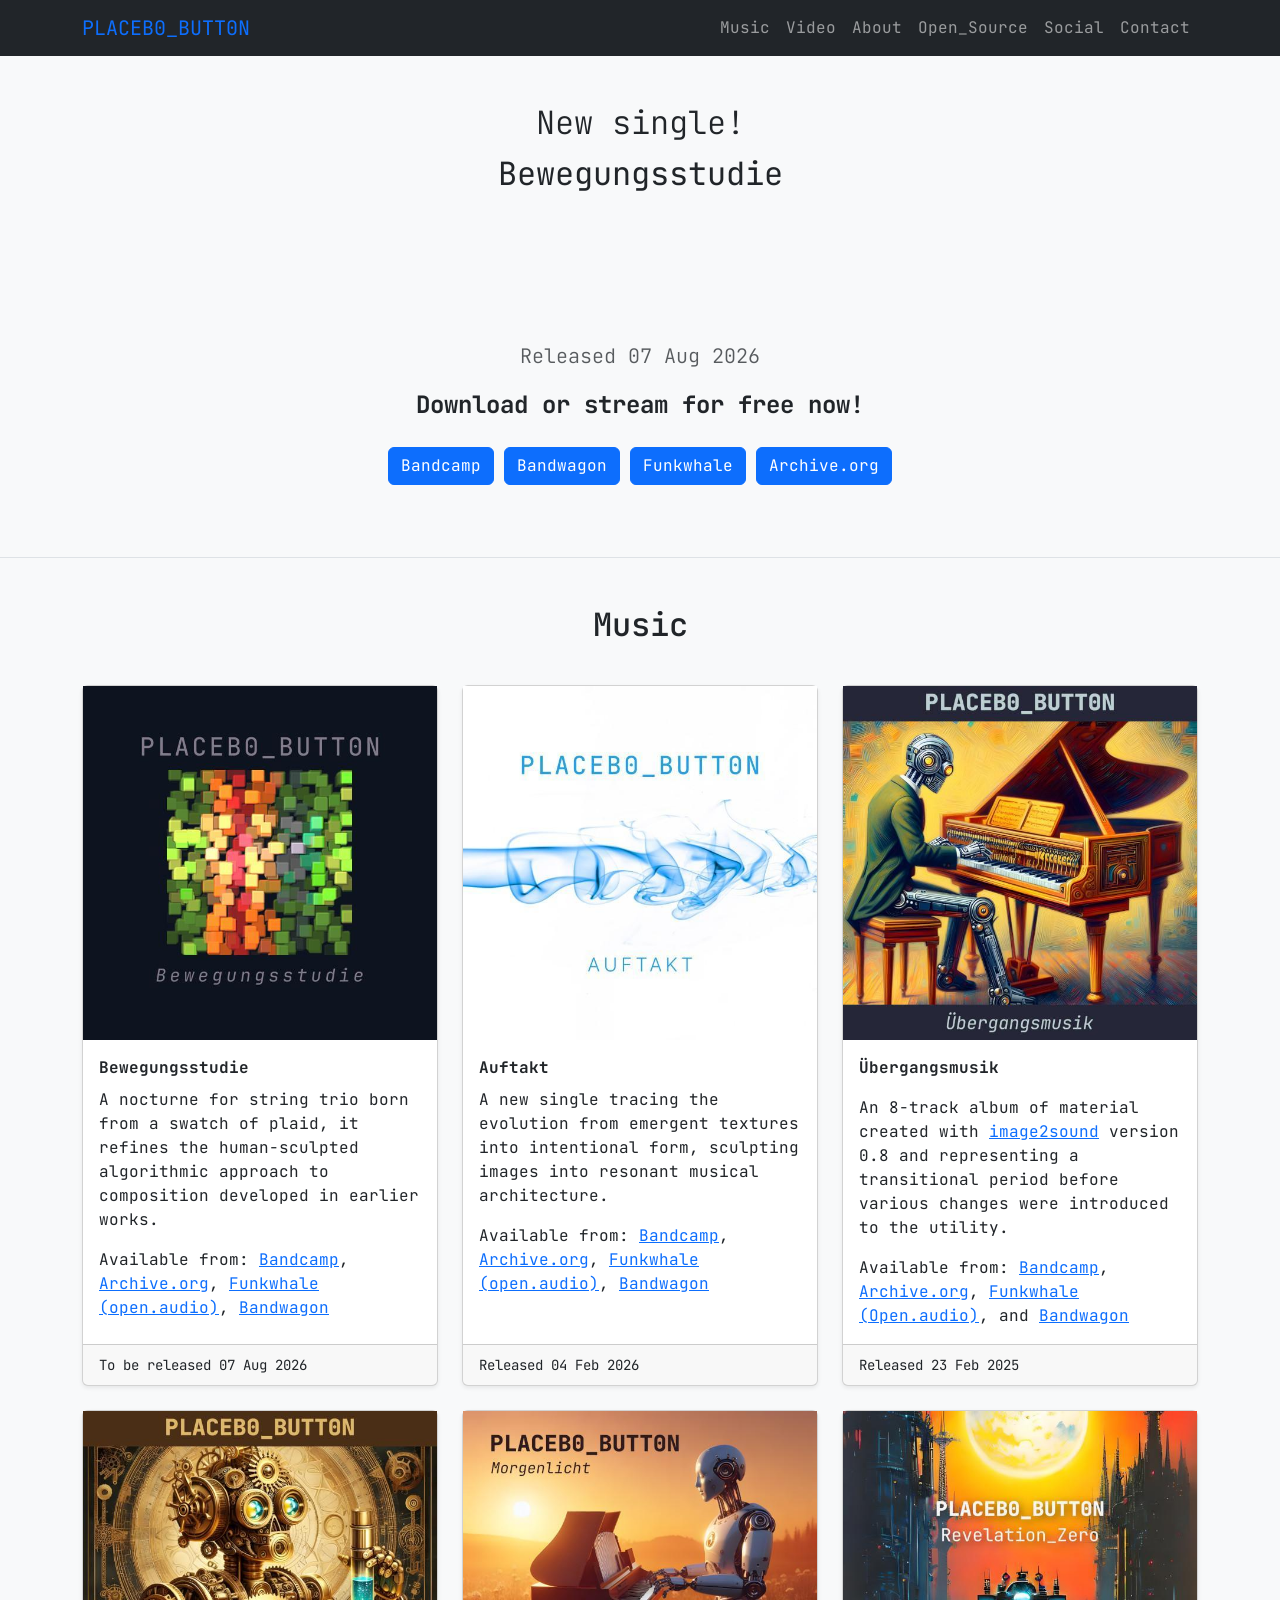
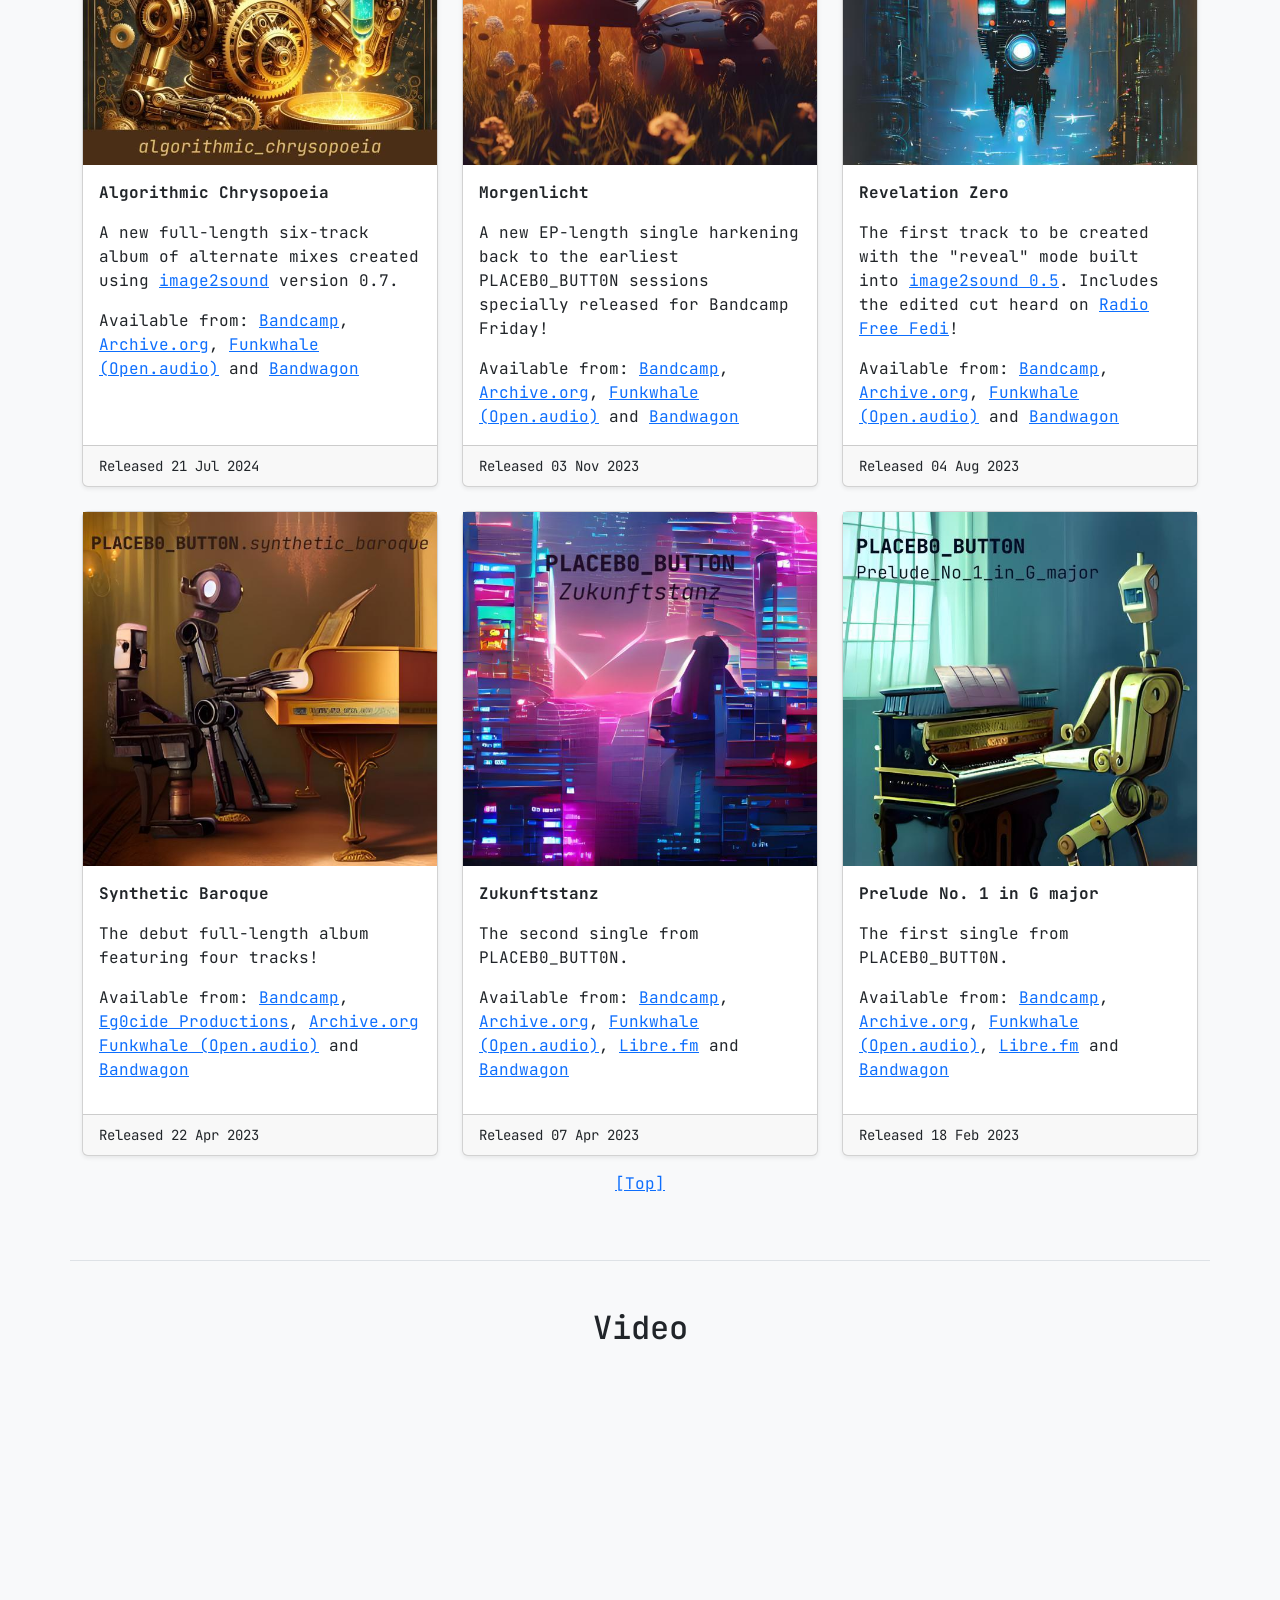
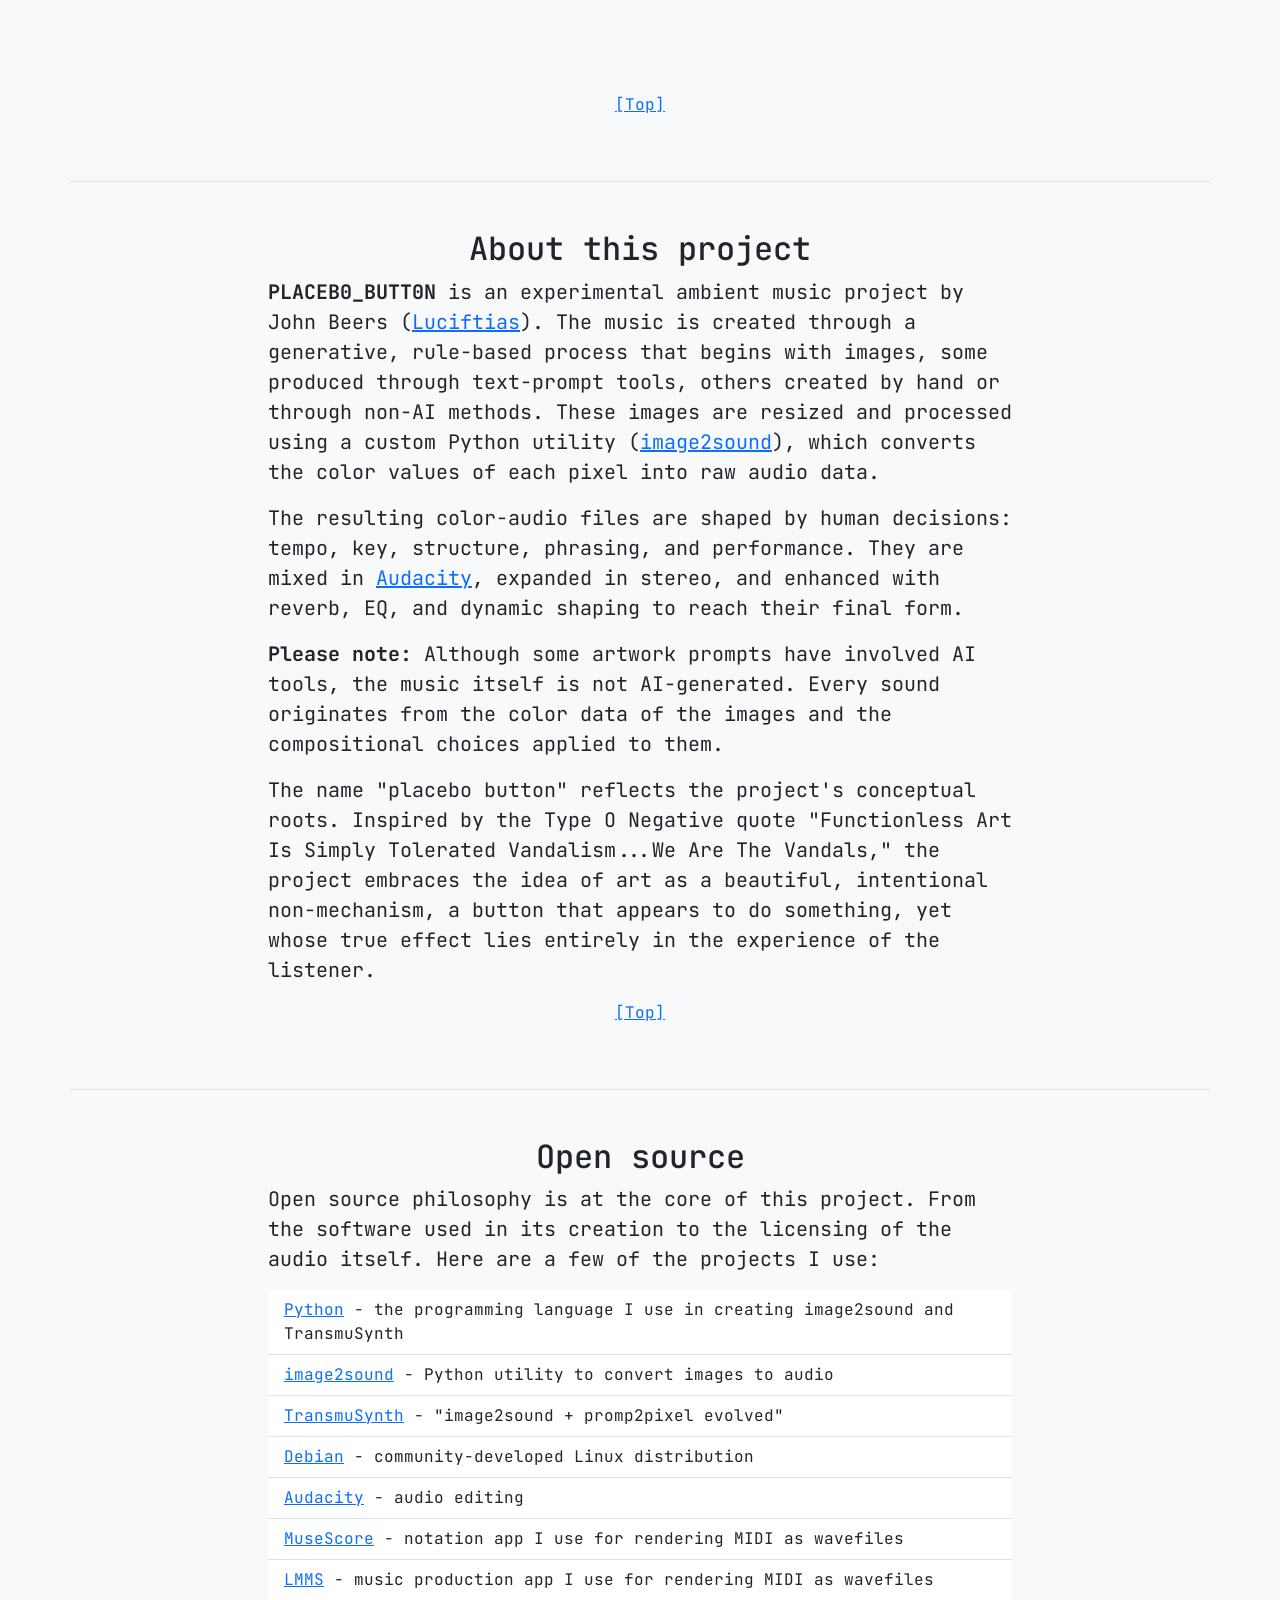
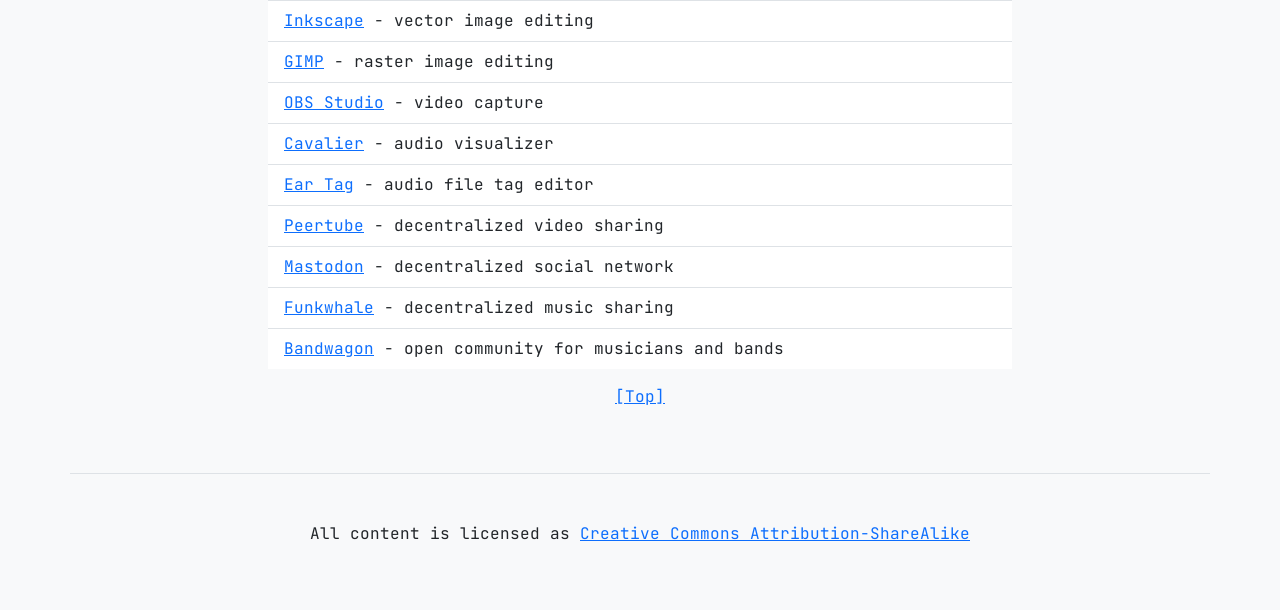
<file: index.html>
<!doctype html>
<html lang="en">

<head>
    <meta charset="UTF-8">
    <meta name="viewport" content="width=device-width, initial-scale=1">
    <meta name="keywords" content="experimental, ambient, generative music, process music, computer music, python">
    <meta name="description" content="Placebo Button: experimental ambient">
    <link rel="stylesheet" href="css/bootstrap.min.css">
    <link rel="stylesheet" href="css/style.css">
    <title>Placebo Button</title>
</head>

<body>

    <!-- Navbar -->
    <nav class="navbar navbar-expand-lg navbar-dark bg-dark sticky-top">
        <div class="container container-fluid">
            <a class="navbar-brand text-primary" href="#top">PLACEB0_BUTT0N</a>
            <button class="navbar-toggler" type="button" data-bs-toggle="collapse"
                data-bs-target="#navbarSupportedContent" aria-controls="navbarSupportedContent" aria-expanded="false"
                aria-label="Toggle navigation">
                <span class="navbar-toggler-icon"></span>
            </button>
            <div class="collapse navbar-collapse justify-content-end" id="navbarSupportedContent">
                <ul class="navbar-nav mb-2 mb-lg-0">
                    <li class="nav-item">
                        <a class="nav-link" href="#music">Music</a>
                    </li>
                    <li class="nav-item">
                        <a class="nav-link" href="#video">Video</a>
                    </li>
                    <li class="nav-item">
                        <a class="nav-link" href="#about">About</a>
                    </li>
                    <li class="nav-item">
                        <a class="nav-link" href="#opensource">Open_Source</a>
                    </li>
                    <li class="nav-item">
                        <a class="nav-link" href="https://mastodon.social/@johnbeers">Social</a>
                    </li>
                    <li class="nav-item">
                        <a class="nav-link" href="mailto:jaerrib[at]tutanota[dot]com">Contact</a>
                    </li>
                </ul>
            </div>
        </div>
    </nav>
    <!-- End Navbar -->

    <main>

        <!-- Recent -->
        <section class="text-center container" id="top">
            <div class="row py-5">
                <div class="col-lg-6 col-md-8 mx-auto">
                    <h2 class="fw-light">New single!</h2>
                    <p class="fs-2">Bewegungsstudie</p>
                    <iframe style="border: 0; width: 400px; height: 120px;"
                        src="https://bandcamp.com/EmbeddedPlayer/album=3588930839/size=large/bgcol=ffffff/linkcol=0687f5/tracklist=false/artwork=small/transparent=true/"
                        seamless><a href="https://placebobutton.bandcamp.com/album/bewegungsstudie">Bewegungsstudie by
                            Placebo Button</a></iframe>
                    <p class="lead text-body-secondary">Released 07 Aug 2026</p>
                    <p class="fw-bold fs-4 text-tertiary">Download or stream for free now!</p>
                    <p>
                        <a href="https://placebobutton.bandcamp.com/album/bewegungsstudie"
                            class="btn btn-primary my-2">Bandcamp</a>
                        <a href="https://bandwagon.fm/6a75a10bb3b082d8f2b9c5b6"
                            class="btn btn-primary my-2">Bandwagon</a>
                        <a href="https://open.audio/library/albums/24171/"
                            class="btn btn-primary my-2">Funkwhale</a>
                        <a href="https://archive.org/details/placebo-button-bewegungsstudie"
                            class="btn btn-primary my-2">Archive.org</a>
                    </p>
                </div>
            </div>
        </section>

        <!-- End Recent -->

        <!-- Music -->
        <section class="album py-5 border-top" id="music">
            <div class="container">
                <h2 class="text-center">Music</h2>
                <div class="row row-cols-1 mt-3 row-cols-sm-1 row-cols-md-2 row-cols-lg-3 g-4">

                    <div class="col d-flex align-items-stretch">
                        <div class="card shadow-sm">
                            <img src="img/Bewegungsstudie-cover.jpg" alt="Auftakt artwork">
                            <div class="card-body">
                                <p class="card-title fw-bold">Bewegungsstudie</p>
                                <p class="card-text">A nocturne for string trio born from a swatch of plaid, it refines the human-sculpted algorithmic approach to composition developed in earlier works. </p>
                                <p class="card-text">Available from: <a href="https://placebobutton.bandcamp.com/album/bewegungsstudie">Bandcamp</a>, <a href="https://archive.org/details/placebo-button-bewegungsstudie">Archive.org</a>, <a href="https://open.audio/library/albums/24171">Funkwhale (open.audio)</a>, <a href="https://bandwagon.fm/6a75a10bb3b082d8f2b9c5b6">Bandwagon</a></p>
                            </div>
                            <div class="card-footer">
                                <small>To be released 07 Aug 2026</small>
                            </div>
                        </div>
                    </div>

                    <div class="col d-flex align-items-stretch">
                        <div class="card shadow-sm">
                            <img src="img/Auftakt-cover.jpg" alt="Auftakt artwork">
                            <div class="card-body">
                                <p class="card-title fw-bold">Auftakt</p>
                                <p class="card-text">A new single tracing the evolution from emergent textures into
                                    intentional form, sculpting images into resonant musical architecture.</p>
                                <p class="card-text">Available from: <a href="https://placebobutton.bandcamp.com/album/auftakt">Bandcamp</a>, <a href="https://archive.org/details/placebo-button-auftakt">Archive.org</a>, <a href="https://open.audio/library/albums/22148">Funkwhale (open.audio)</a>,
                                <a href="https://bandwagon.fm/69831b5cc3019e7d682afc79">Bandwagon</a></p>
                            </div>
                            <div class="card-footer">
                                <small>Released 04 Feb 2026</small>
                            </div>
                        </div>
                    </div>

                    <div class="col d-flex align-items-stretch">
                        <div class="card shadow-sm">
                            <img src="img/Uebergangsmusik-cover.jpg" alt="Übergangsmusik artwork">
                            <div class="card-body">
                                <p class="card-text fw-bold">Übergangsmusik</p>
                                <p class="card-text">An 8-track album of material created with
                                    <a href="https://codeberg.org/jaerrib/image2sound">image2sound</a> version 0.8
                                    and representing a transitional period before various changes were introduced
                                    to the utility.
                                </p>
                                <p class="card-text">Available from:
                                    <a href="https://placebobutton.bandcamp.com/album/bergangsmusik">Bandcamp</a>,
                                    <a
                                        href="https://archive.org/details/placebo-button-uebergangsmusik">Archive.org</a>,
                                    <a href="https://open.audio/library/albums/21777">Funkwhale (Open.audio)</a>,
                                    and <a href="https://bandwagon.fm/67b61af5594e0cd573b4cb09">Bandwagon</a>
                                </p>
                                </div>
                            <div class="card-footer">
                                <small>Released 23 Feb 2025</small>
                            </div>
                        </div>
                    </div>

                    <div class="col d-flex align-items-stretch">
                        <div class="card shadow-sm">
                            <img src="img/Algorithmic_Chrysopoeia-cover.jpg" alt="Algorithmic Chrysopoeia artwork">
                            <div class="card-body">
                                <p class="card-text fw-bold">Algorithmic Chrysopoeia</p>
                                <p class="card-text">A new full-length six-track album of alternate mixes created using
                                    <a href="https://codeberg.org/jaerrib/image2sound">image2sound</a> version 0.7.
                                </p>
                                <p class="card-text">Available from:
                                    <a
                                        href="https://placebobutton.bandcamp.com/album/algorithmic-chrysopoeia">Bandcamp</a>,
                                    <a
                                        href="https://archive.org/details/placebo-button-algorithmic-chrysopoeia">Archive.org</a>,
                                    <a href="https://open.audio/library/albums/21080">Funkwhale (Open.audio)</a>
                                    and <a href="https://bandwagon.fm/66d9da8194fb8b9241c77f8c">Bandwagon</a>
                                </p>
                            </div>
                            <div class="card-footer">
                                <small>Released 21 Jul 2024</small>
                            </div>
                        </div>
                    </div>

                    <div class="col d-flex align-items-stretch">
                        <div class="card shadow-sm">
                            <img src="img/Morgenlicht-cover.jpg" alt="Morgenlicht artwork">
                            <div class="card-body">
                                <p class="card-text fw-bold">Morgenlicht</p>
                                <p class="card-text">A new EP-length single harkening back to the earliest
                                    PLACEB0_BUTT0N sessions specially released for Bandcamp Friday!</p>
                                <p class="card-text">Available from:
                                    <a href="https://placebobutton.bandcamp.com/album/morgenlicht">Bandcamp</a>,
                                    <a href="https://archive.org/details/placebo-button-morgenlicht">Archive.org</a>,
                                    <a href="https://open.audio/library/albums/20533/">Funkwhale (Open.audio)</a>
                                    and <a href="https://bandwagon.fm/66d9dcf5b5aa3f28e6094b66">Bandwagon</a>
                                </p>
                            </div>
                            <div class="card-footer">
                                <small>Released 03 Nov 2023</small>
                            </div>
                        </div>
                    </div>

                    <div class="col d-flex align-items-stretch">
                        <div class="card shadow-sm">
                            <img src="img/Revelation_Zero-cover.jpg" alt="Revelation Zero artwork">
                            <div class="card-body">
                                <p class="card-text fw-bold">Revelation Zero</p>
                                <p class="card-text">The first track to be created with the "reveal" mode built into <a
                                        href="https://codeberg.org/jaerrib/image2sound">image2sound 0.5</a>. Includes
                                    the edited cut heard on <a href="https://radiofreefedi.net/">Radio Free Fedi</a>!
                                </p>
                                <p class="card-text">Available from:
                                    <a href="https://placebobutton.bandcamp.com/album/revelation-zero">Bandcamp</a>,
                                    <a
                                        href="https://archive.org/details/01-placebo-button-revelation-zero_202308">Archive.org</a>,
                                    <a href="https://open.audio/library/albums/19791/">Funkwhale (Open.audio)</a> and
                                    <a href="https://bandwagon.fm/66d9dd56b5aa3f28e6094b7a">Bandwagon</a>
                                </p>
                            </div>
                            <div class="card-footer">
                                <small>Released 04 Aug 2023</small>
                            </div>
                        </div>
                    </div>

                    <div class="col d-flex align-items-stretch">
                        <div class="card shadow-sm">
                            <img src="img/Synthetic_Baroque-cover.jpg" alt="Synthetic Baroque artwork">
                            <div class="card-body">
                                <p class="card-text fw-bold">Synthetic Baroque</p>
                                <p class="card-text">The debut full-length album featuring four tracks!</p>
                                <p class="card-text">Available from:
                                    <a href="https://placebobutton.bandcamp.com/album/synthetic-baroque">Bandcamp</a>,
                                    <a href="https://eg0cide.com/2023/04/22/placebo_button-synthetic_baroque-eg0_258/">Eg0cide
                                        Productions</a>, <a href="https://archive.org/details/eg0_258">Archive.org</a>
                                    <a href="https://open.audio/library/albums/19341/">Funkwhale (Open.audio)</a>
                                    and <a href="https://bandwagon.fm/66d9ddb6b5aa3f28e6094b95">Bandwagon</a>
                                </p>
                            </div>
                            <div class="card-footer">
                                <small>Released 22 Apr 2023</small>
                            </div>
                        </div>
                    </div>

                    <div class="col d-flex align-items-stretch">
                        <div class="card shadow-sm">
                            <img src="img/Zukunftstanz-cover.jpg" alt="Zukunftstanz artwork">
                            <div class="card-body">
                                <p class="card-text fw-bold">Zukunftstanz</p>
                                <p class="card-text">The second single from PLACEB0_BUTT0N.</p>
                                <p class="card-text">Available from: <a
                                        href="https://placebobutton.bandcamp.com/album/zukunftstanz">Bandcamp</a>,
                                    <a
                                        href="https://archive.org/details/01-placebo-button-zukunftstanz">Archive.org</a>,
                                    <a href="https://open.audio/channels/placebobutton/">Funkwhale (Open.audio)</a>,
                                    <a href="https://libre.fm/artist/Placebo+Button/album/Zukunftstanz">Libre.fm</a> and
                                    <a href="https://bandwagon.fm/66d9de2db5aa3f28e6094bb8">Bandwagon</a>
                                </p>
                                </p>
                            </div>
                            <div class="card-footer">
                                <small>Released 07 Apr 2023</small>
                            </div>
                        </div>
                    </div>

                    <div class="col d-flex align-items-stretch">
                        <div class="card shadow-sm d-flex">
                            <img src="img/Prelude_No_1-cover.jpg" alt="Prelude No. 1 artwork">
                            <div class="card-body">
                                <p class="card-text fw-bold">Prelude No. 1 in G major</p>
                                <p class="card-text">The first single from PLACEB0_BUTT0N.
                                <p>
                                <p class="card-text">Available from:
                                    <a
                                        href="https://placebobutton.bandcamp.com/track/prelude-no-1-in-g-major">Bandcamp</a>,
                                    <a
                                        href="https://archive.org/details/placebo-button-prelude-no.-1-in-g-major">Archive.org</a>,
                                    <a href="https://open.audio/channels/placebobutton/">Funkwhale (Open.audio)</a>,
                                    <a
                                        href="https://libre.fm/artist/Placebo+Button/album/Prelude+No.+1+in+G+major">Libre.fm</a>
                                    and <a href="https://bandwagon.fm/66d9de79b5aa3f28e6094bc4">Bandwagon</a>
                                </p>
                            </div>
                            <div class="card-footer">
                                <small>Released 18 Feb 2023</small>
                            </div>
                        </div>
                    </div>
                </div>
                <p class="mt-3 text-center"><a href="#top">[Top]</a></p>
            </div>
        </section>
        <!-- End Music -->

        <!-- Video -->
        <section class="container py-5 border-top text-center" id="video">
            <h2 class="text-center">Video</h2>
            <iframe title="Placebo_Button &quot;Zukunftstanz&quot;"
                src="https://peertube.linuxrocks.online/videos/embed/b847522f-ad50-4c81-93f4-10df7a2319ed"
                allowfullscreen="" sandbox="allow-same-origin allow-scripts allow-popups" width="560" height="315"
                frameborder="0"></iframe>
            <p class="mt-3 text-center"><a href="#top">[Top]</a></p>
        </section>
        <!-- End Video -->

        <!-- About -->
        <section class="container py-5 border-top" id="about">
            <h2 class="text-center">About this project</h2>
            <div class="col-lg-8 px-0 mx-auto text-left">
                <p class="fs-5"><strong>PLACEB0_BUTT0N</strong> is an experimental ambient music project by John Beers
                    (<a href="https://luciftias.neocities.org/">Luciftias</a>). The music is created through a
                    generative, rule-based process that begins with images, some produced through text-prompt tools,
                    others created by hand or through non-AI methods. These images are resized and processed using a
                    custom Python utility (<a href="https://codeberg.org/jaerrib/image2sound">image2sound</a>), which
                    converts the color values of each pixel into raw audio data.</p>
                <p class="fs-5">The resulting color-audio files are shaped by human decisions: tempo, key, structure,
                    phrasing, and performance. They are mixed in <a href="https://www.audacityteam.org/">Audacity</a>,
                    expanded in stereo, and enhanced with reverb, EQ, and dynamic shaping to reach their final form.</p>
                <p class="fs-5"><strong>Please note:</strong> Although some artwork prompts have involved AI tools, the
                    music itself is not AI-generated. Every sound originates from the color data of the images and the
                    compositional choices applied to them.</p>
                <p class="fs-5">The name "placebo button" reflects the project's conceptual roots. Inspired by the Type
                    O Negative quote "Functionless Art Is Simply Tolerated Vandalism...We Are The Vandals," the project
                    embraces the idea of art as a beautiful, intentional non-mechanism, a button that appears to do
                    something, yet whose true effect lies entirely in the experience of the listener.</p>
                <p class="mt-3 text-center"><a href="#top">[Top]</a></p>
            </div>
        </section>
        <!-- End About -->

        <!-- Open Source -->
        <section class="container py-5 border-top" id="opensource">
            <h2 class="text-center">Open source</h2>
            <div class="col-lg-8 px-0 text-left mx-auto">
                <p class="fs-5">Open source philosophy is at the core of this project. From the software used in its
                    creation to the licensing of the audio itself. Here are a few of the projects I use:</p>
                <ul class="list-group list-group-flush">
                    <li class="list-group-item"><a href="https://www.python.org/">Python</a> - the programming language
                        I use in creating image2sound and TransmuSynth</li>
                    <li class="list-group-item"><a href="https://codeberg.org/jaerrib/image2sound">image2sound</a> -
                        Python utility to convert images to audio</li>
                    <li class="list-group-item"><a href="https://codeberg.org/jaerrib/TransmuSynth">TransmuSynth</a> - "image2sound + promp2pixel evolved"</li>
                    <li class="list-group-item"><a href ="https://www.debian.org/">Debian</a> - community-developed Linux distribution</li>
                    <li class="list-group-item"><a href="https://www.audacityteam.org/">Audacity</a> - audio editing</li>
                    <li class="list-group-item"><a href="https://musescore.org">MuseScore</a> - notation app I use for rendering MIDI as wavefiles</li>
                    <li class="list-group-item"><a href="https://lmms.io/">LMMS</a> - music production app I use for rendering MIDI as wavefiles</li>
                    <li class="list-group-item"><a href="https://inkscape.org/">Inkscape</a> - vector image editing</li>
                    <li class="list-group-item"><a href="https://gimp.org/">GIMP</a> - raster image editing</li>
                    <li class="list-group-item"><a href="https://obsproject.com/">OBS Studio</a> - video capture</li>
                    <li class="list-group-item"><a href="https://github.com/fsobolev/cavalier">Cavalier</a> - audio
                        visualizer</li>
                    <li class="list-group-item"><a href="https://gitlab.gnome.org/World/eartag">Ear Tag</a> - audio file
                        tag editor</li>
                    <li class="list-group-item"><a href="https://joinpeertube.org/">Peertube</a> - decentralized video
                        sharing</li>
                    <li class="list-group-item"><a href="https://joinmastodon.org/">Mastodon</a> - decentralized social
                        network</li>
                    <li class="list-group-item"><a href="https://funkwhale.audio/">Funkwhale</a> - decentralized music
                        sharing</li>
                    <li class="list-group-item"><a href="https://bandwagon.fm/">Bandwagon</a> - open community for
                        musicians and bands</li>
                </ul>
                <p class="mt-3 text-center"><a href="#top">[Top]</a></p>
            </div>
        </section>
        <!-- End Open Source -->

    </main>

    <!-- Footer -->
    <footer class="footer mt-auto">
        <div class="container py-5 border-top">
            <p class="text-center">All content is licensed as <a
                    href="https://creativecommons.org/licenses/by-sa/4.0/">Creative Commons Attribution-ShareAlike</a>
            </p>
        </div>
    </footer>
    <!-- End Footer -->
    <script src="js/bootstrap.bundle.min.js.js"></script>
</body>

</html>
</file>
<file: css/style.css>
@import url('https://fonts.googleapis.com/css2?family=JetBrains+Mono:wght@200;400;800&display=swap');
@import url("https://cdn.jsdelivr.net/npm/bootstrap-icons@1.10.4/font/bootstrap-icons.css");

* {
    margin: 0;
    padding: 0;
    font-family: 'JetBrains Mono', monospace;
}

body {
    background-color: var(--bs-light);
}

@media (prefers-color-scheme: dark) {
    body {
        background-color: var(--bs-dark);
        color: var(--bs-light)
    }

    .card,
    .card-body,
    .list-group,
    .list-group-item,
    iframe {
        background-color: var(--bs-dark);
        color: var(--bs-light);
    }

    img {
        opacity: 0.8;
    }
}
</file>
